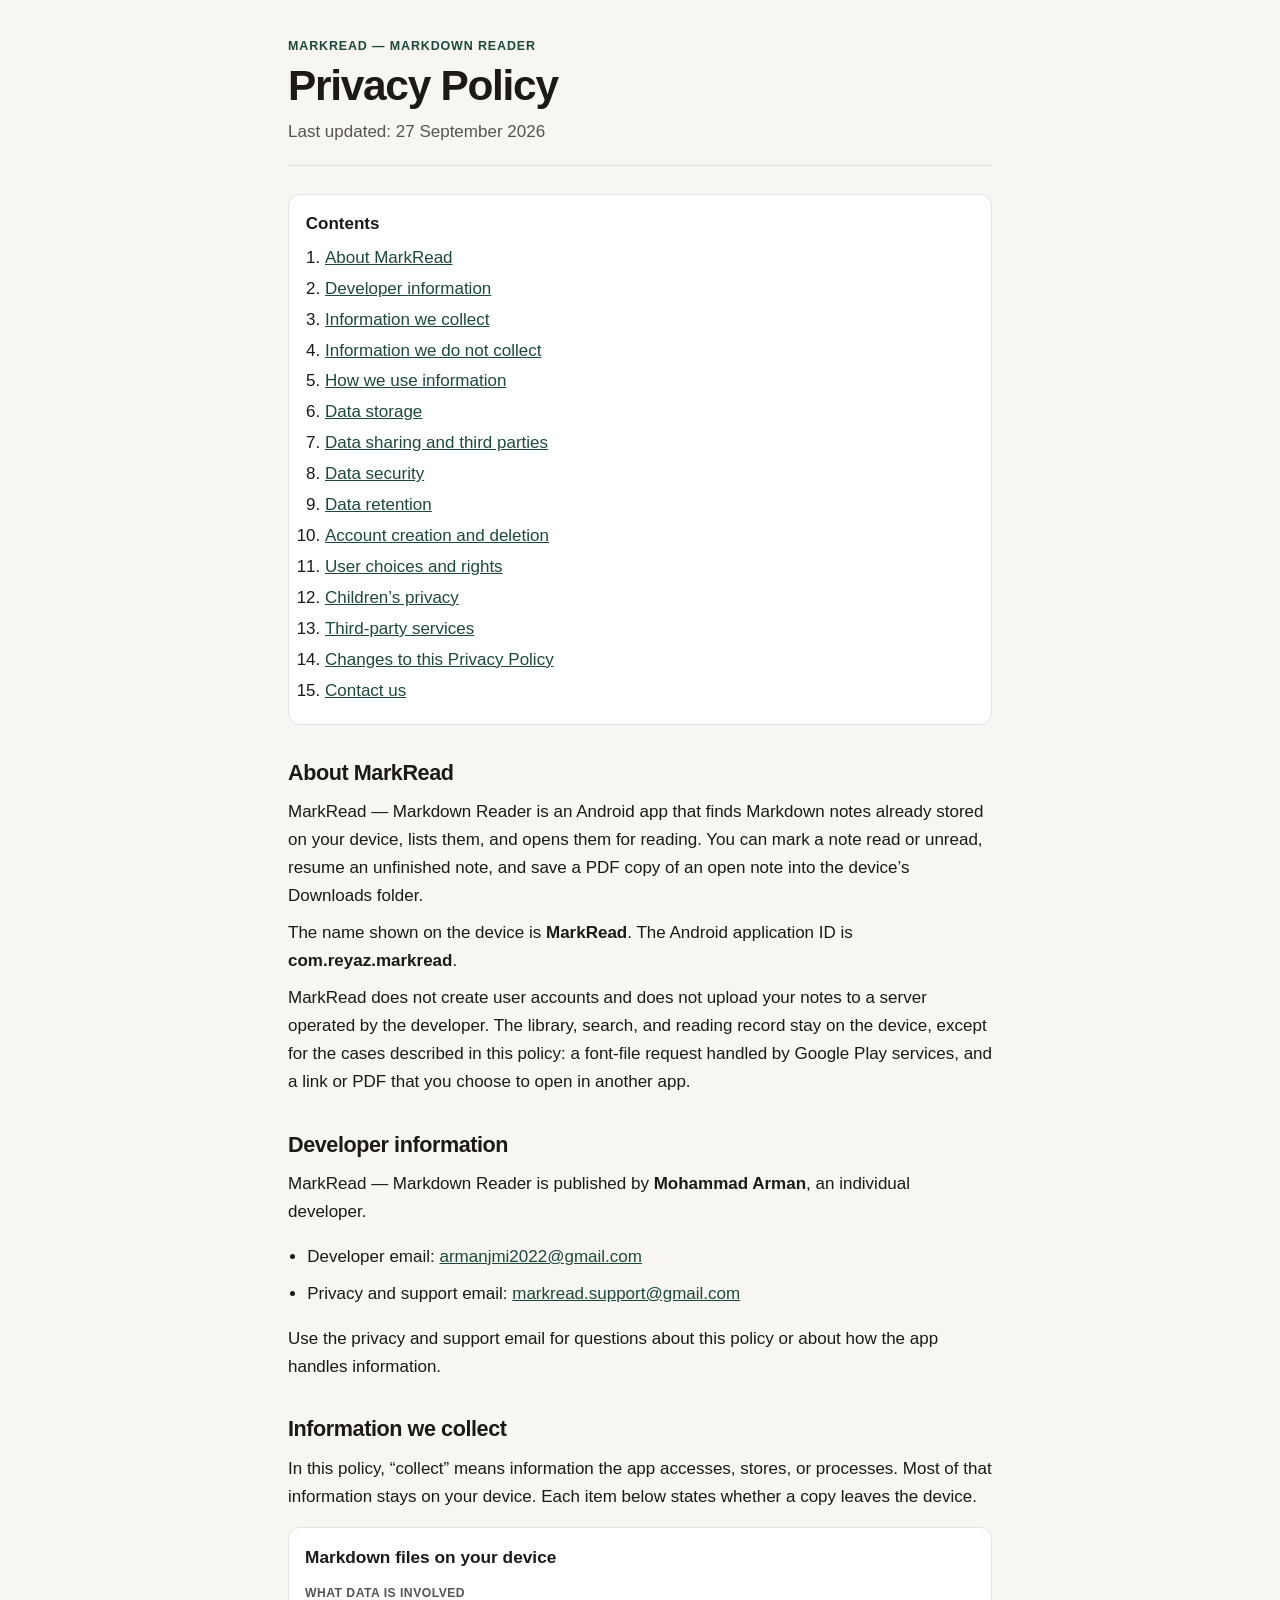
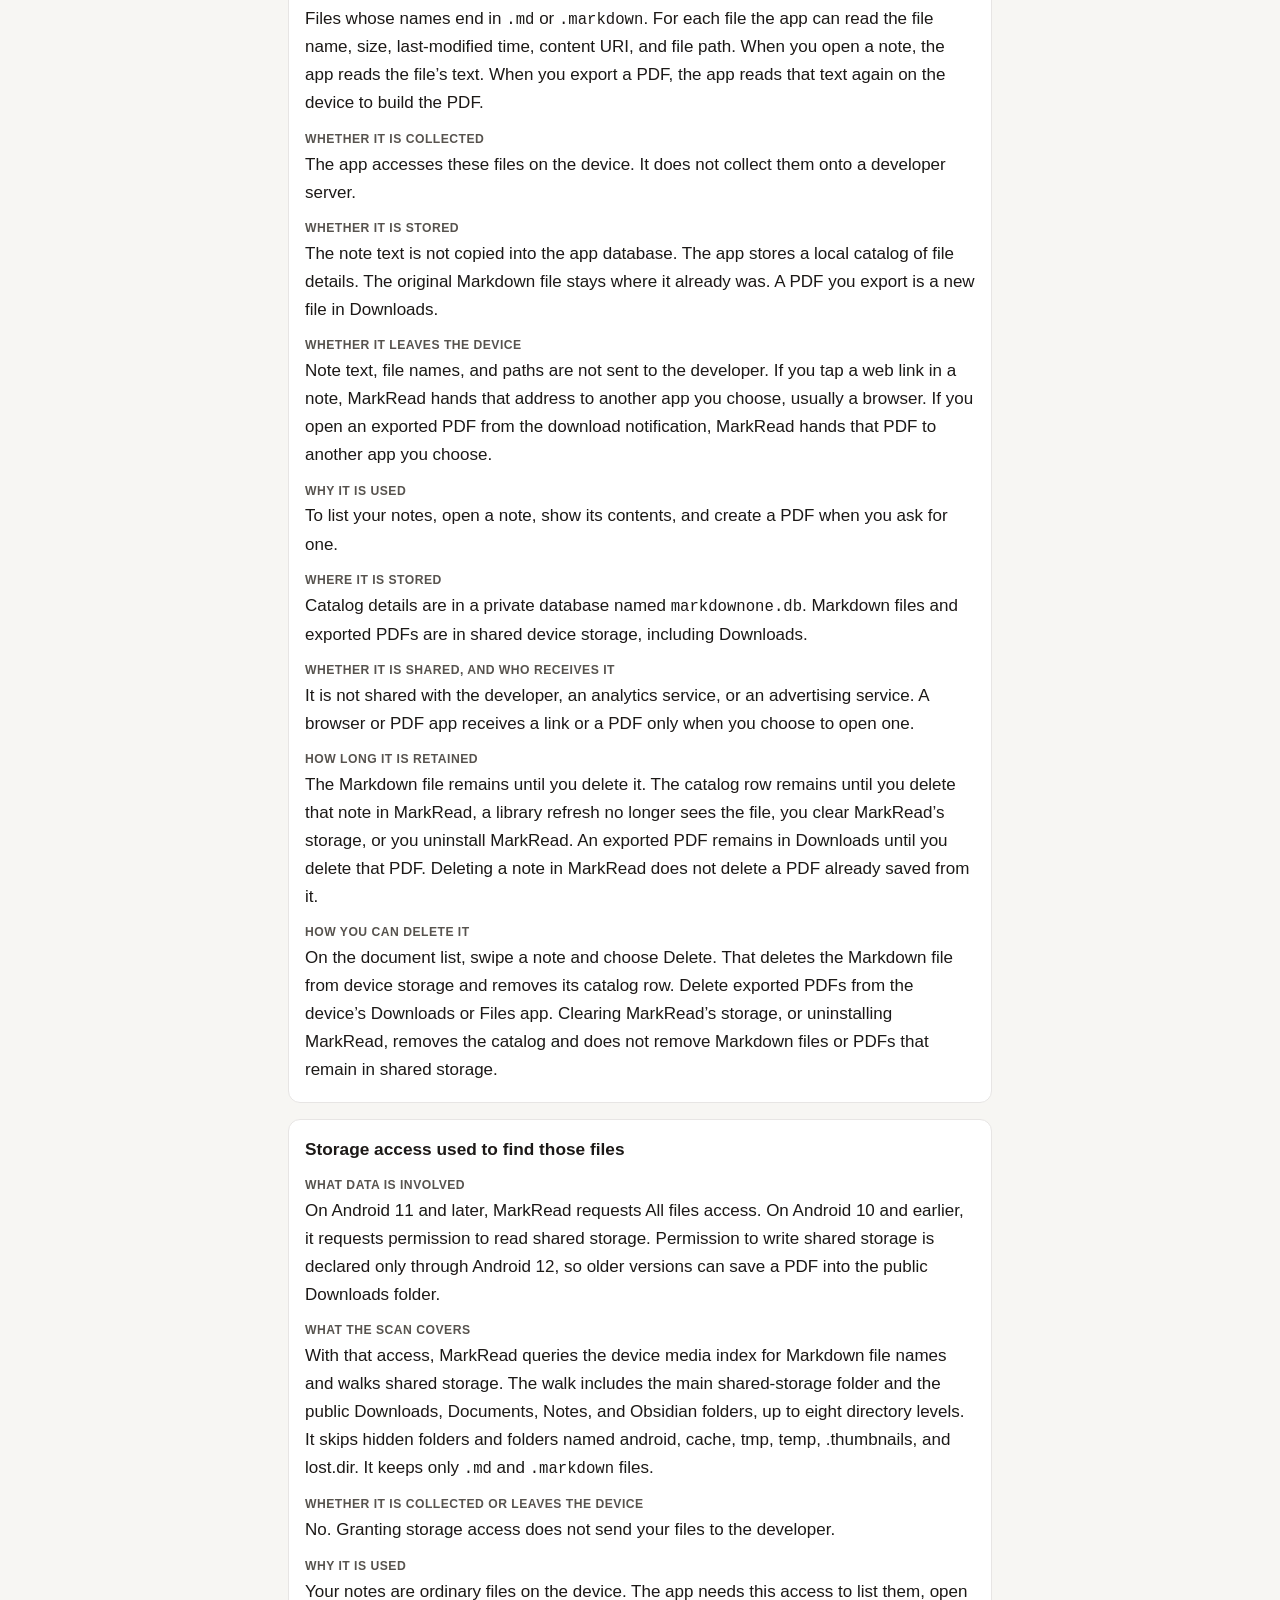
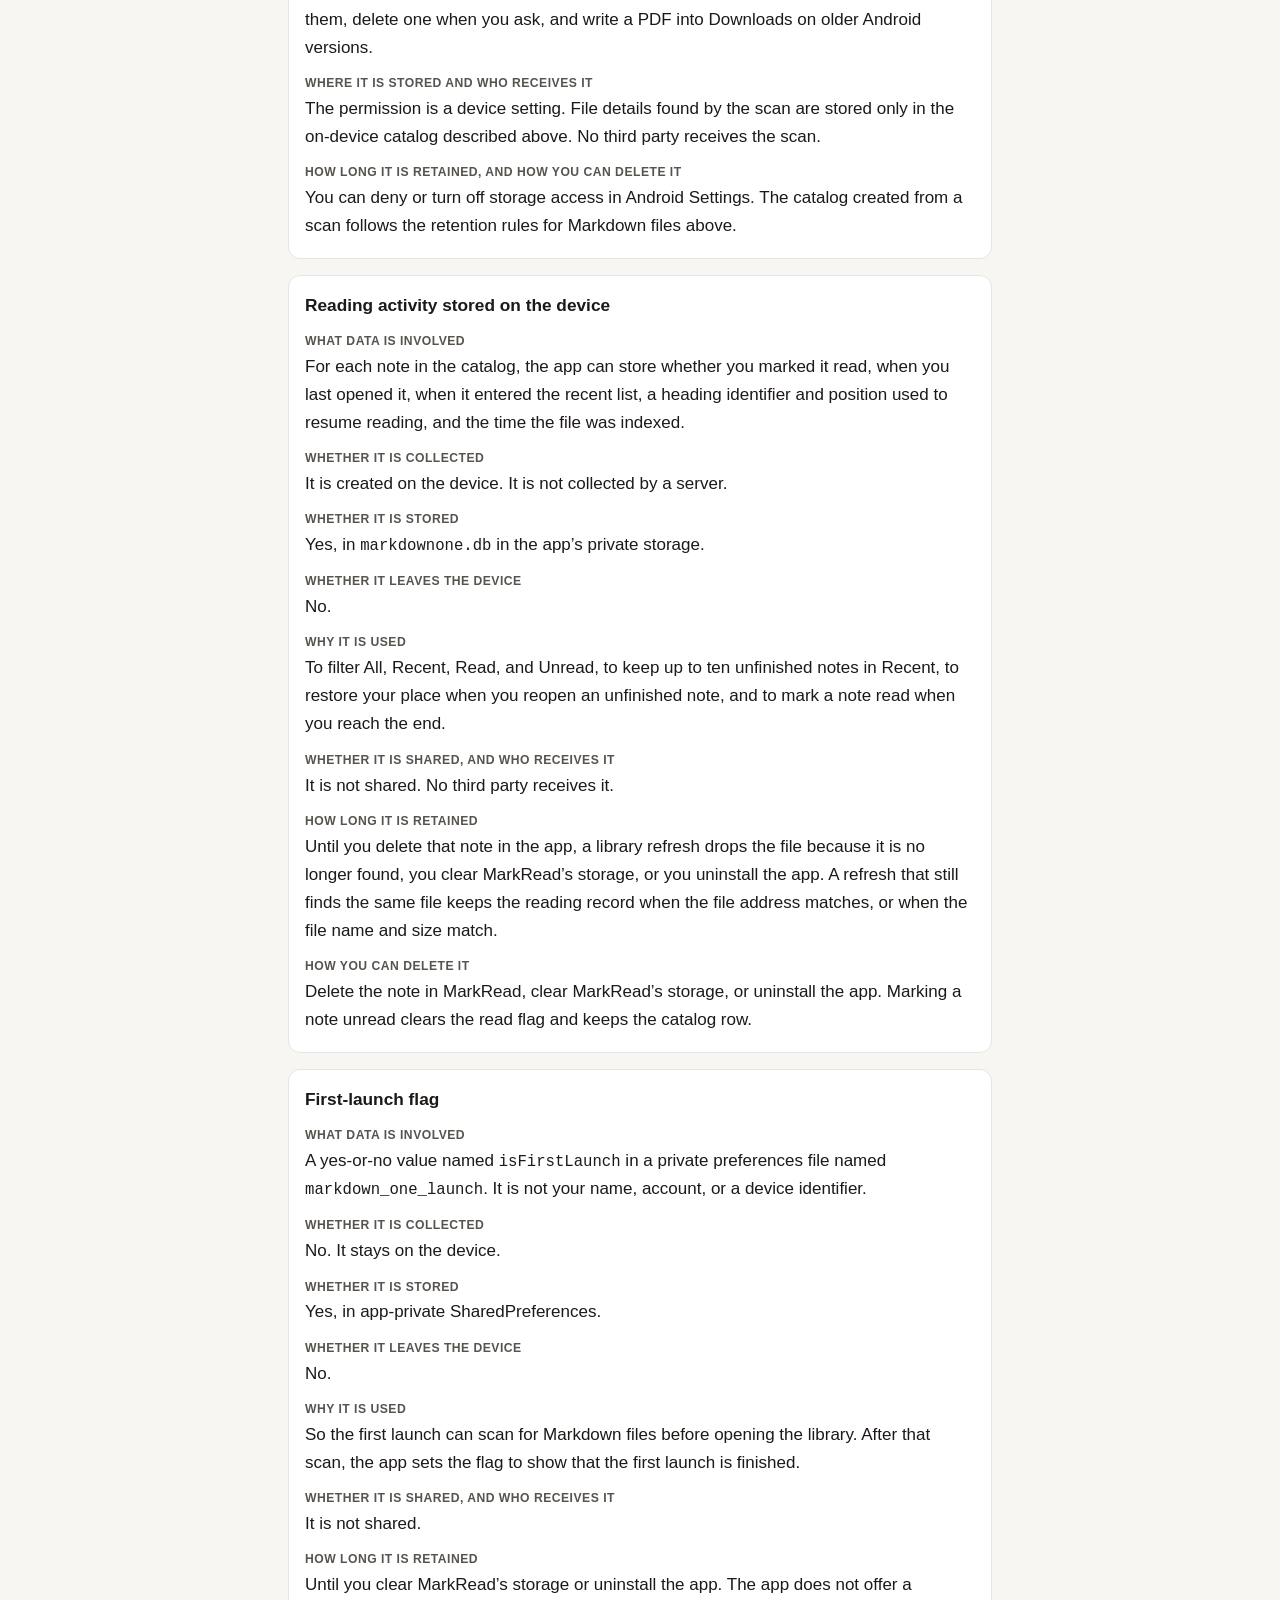
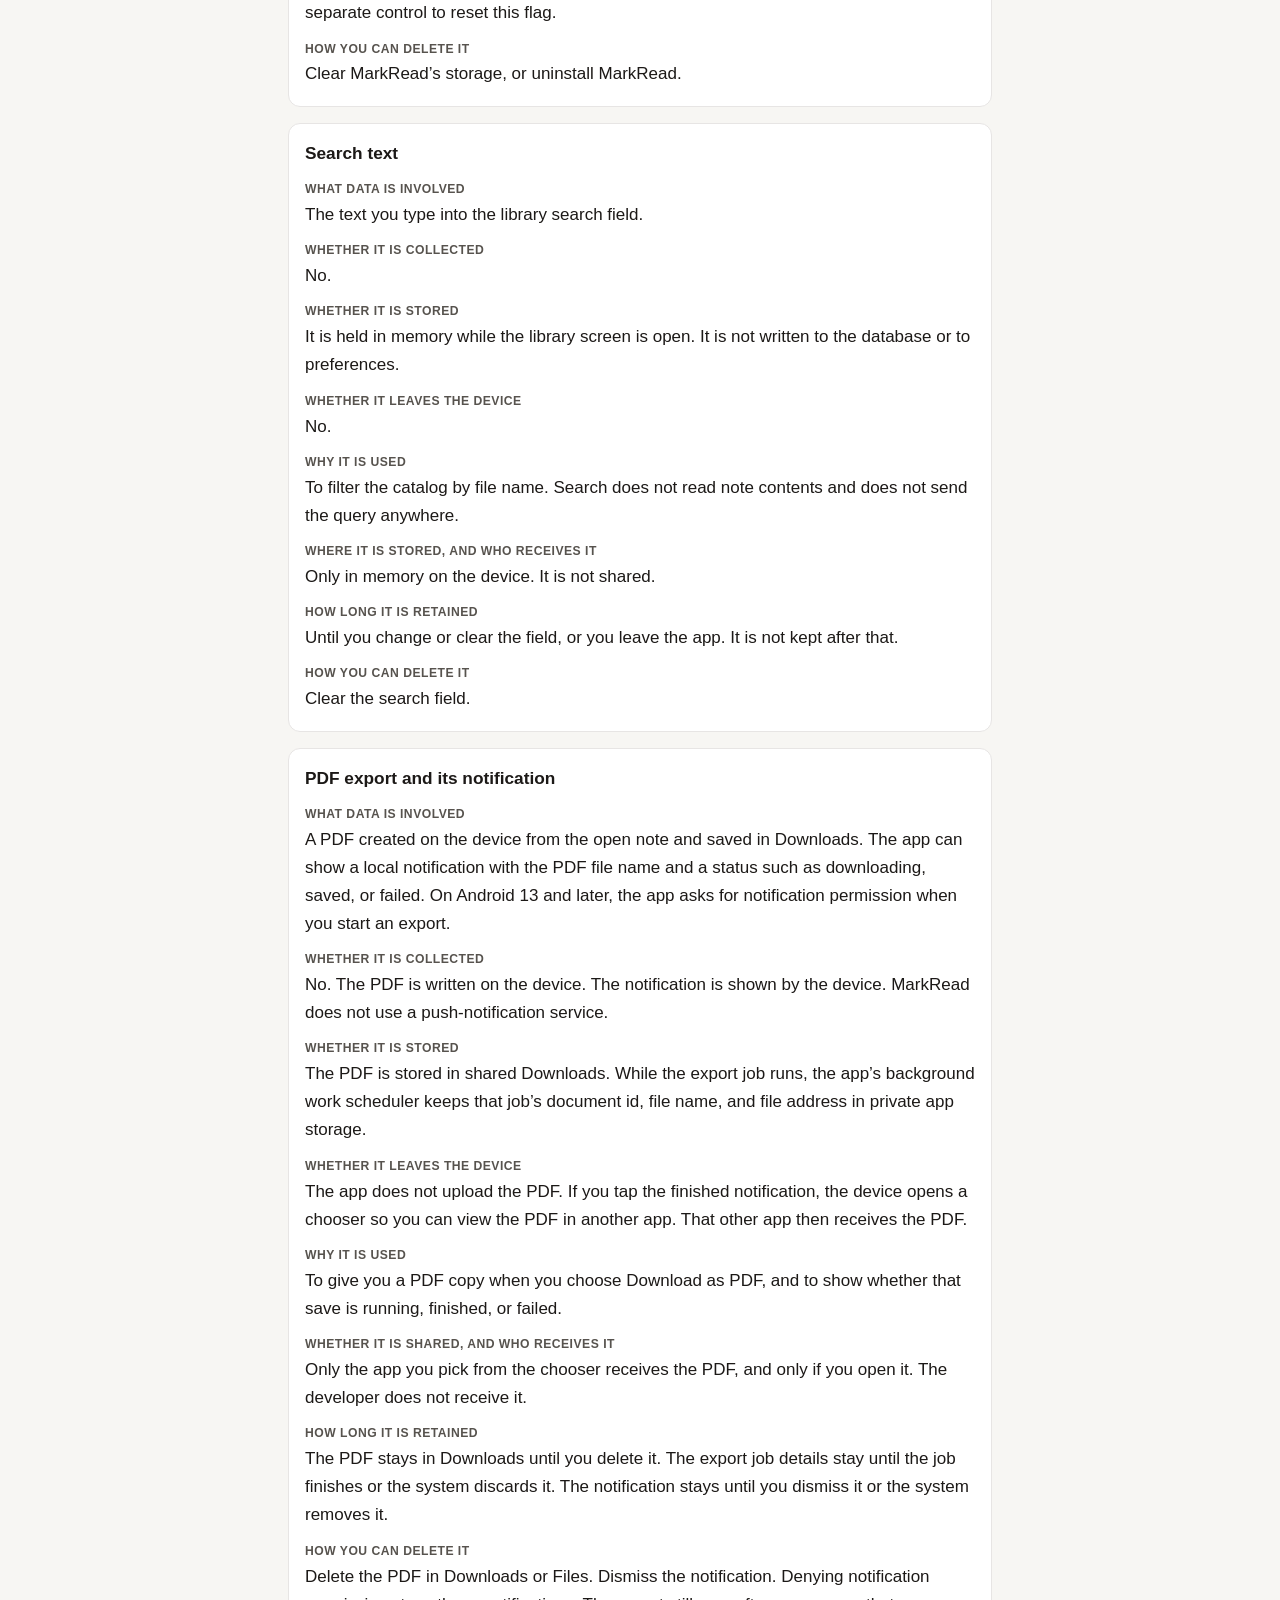
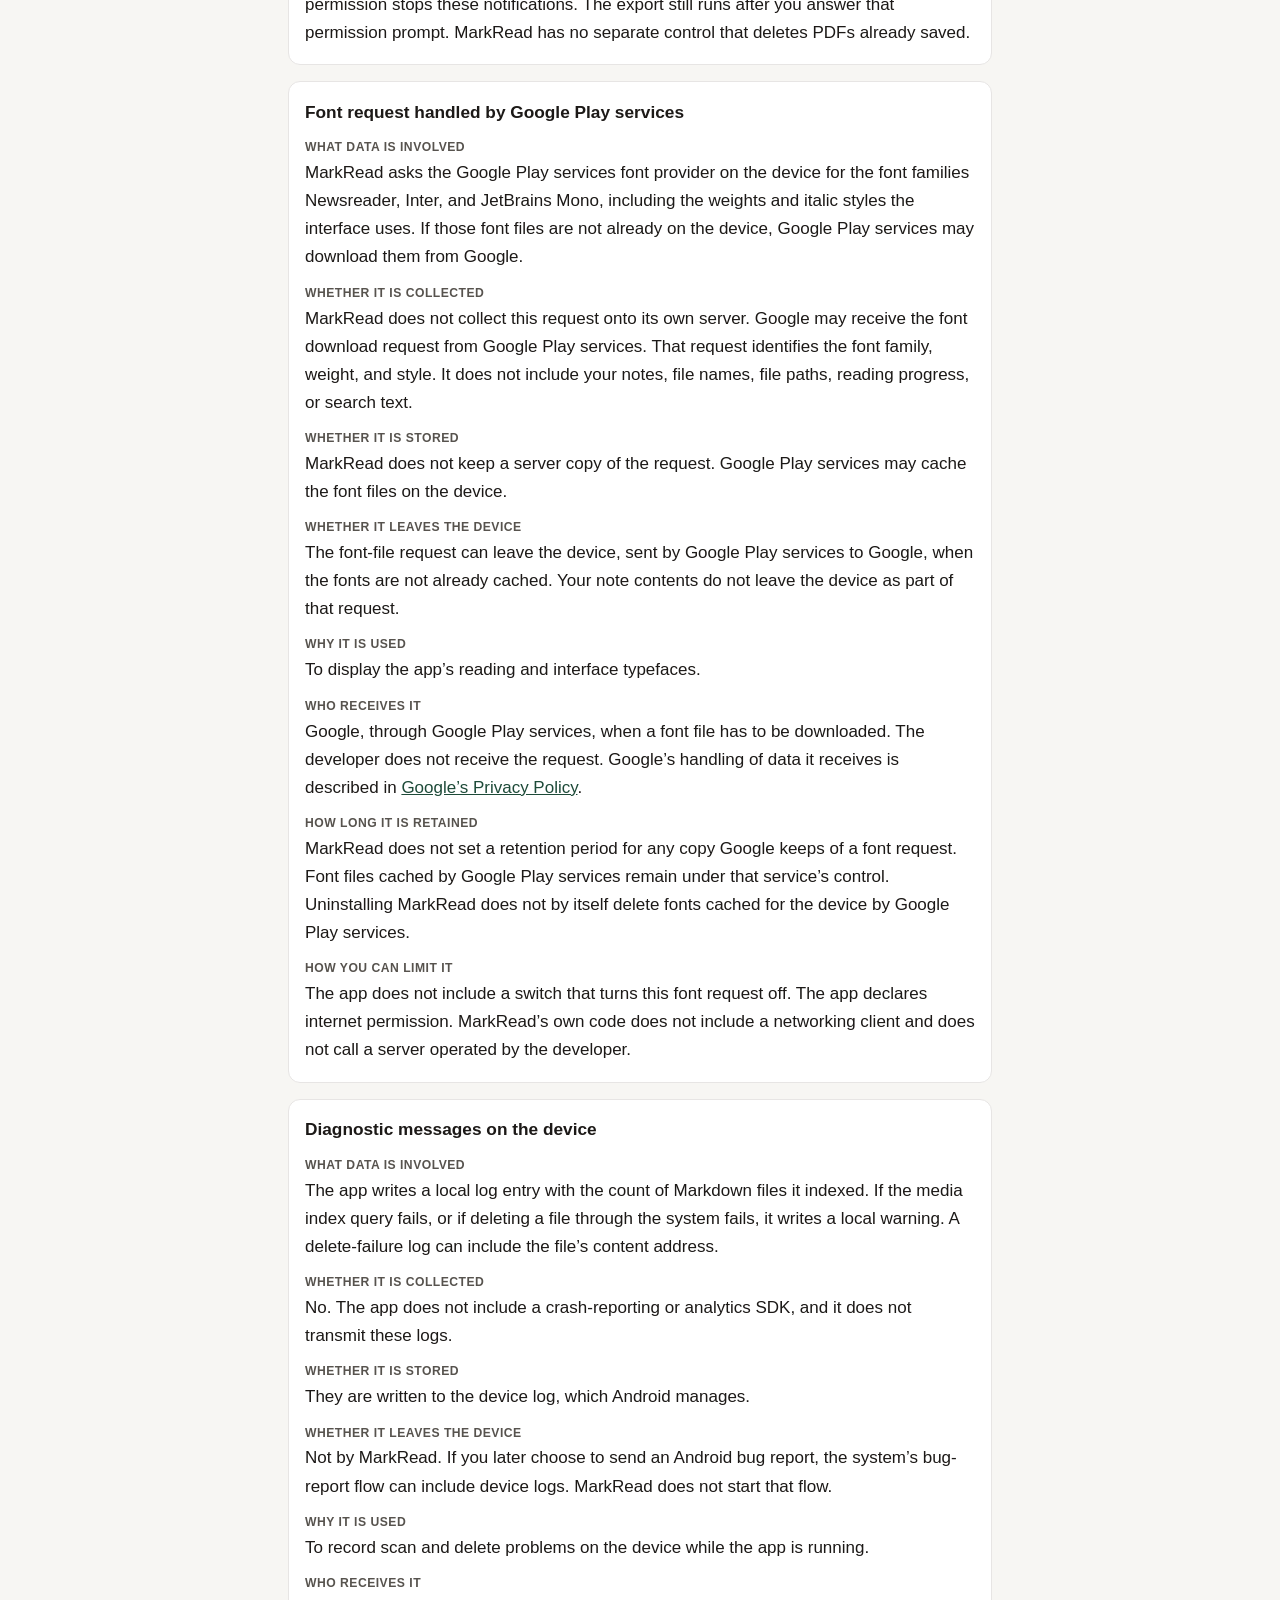
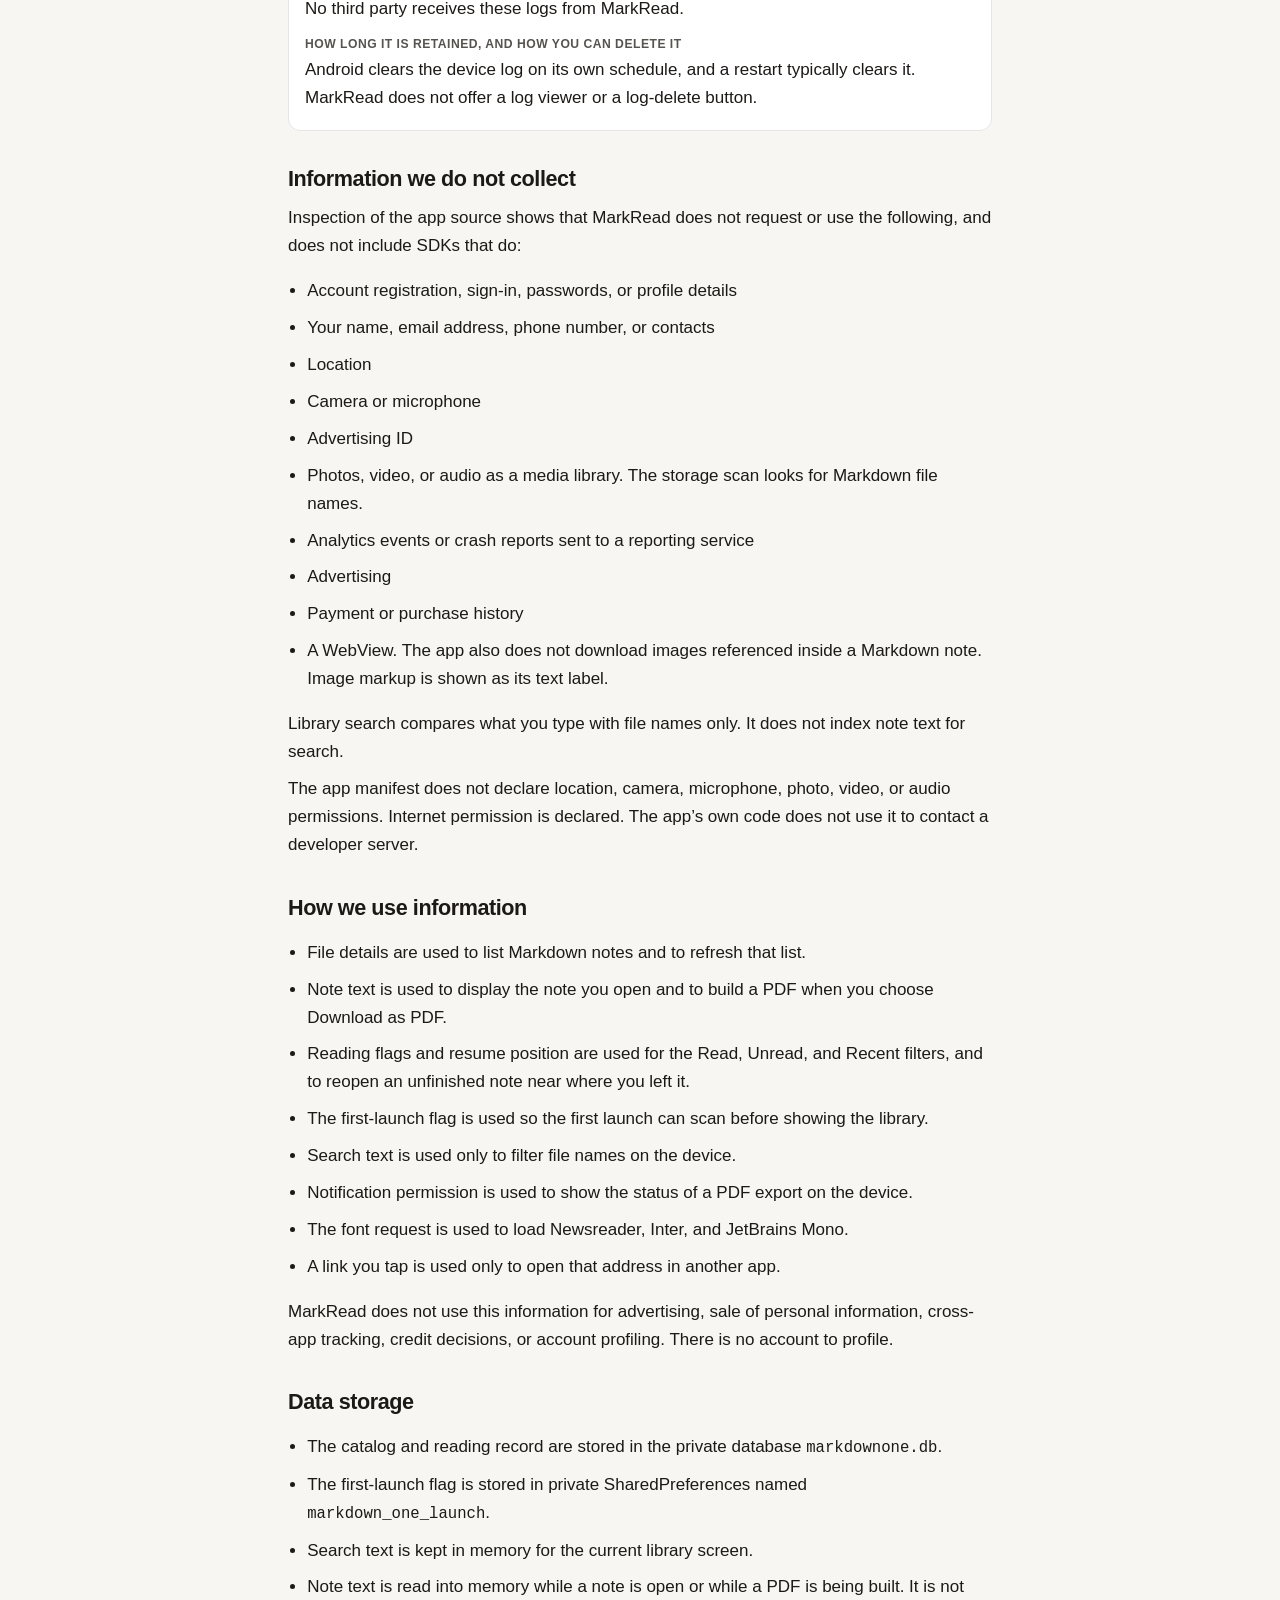
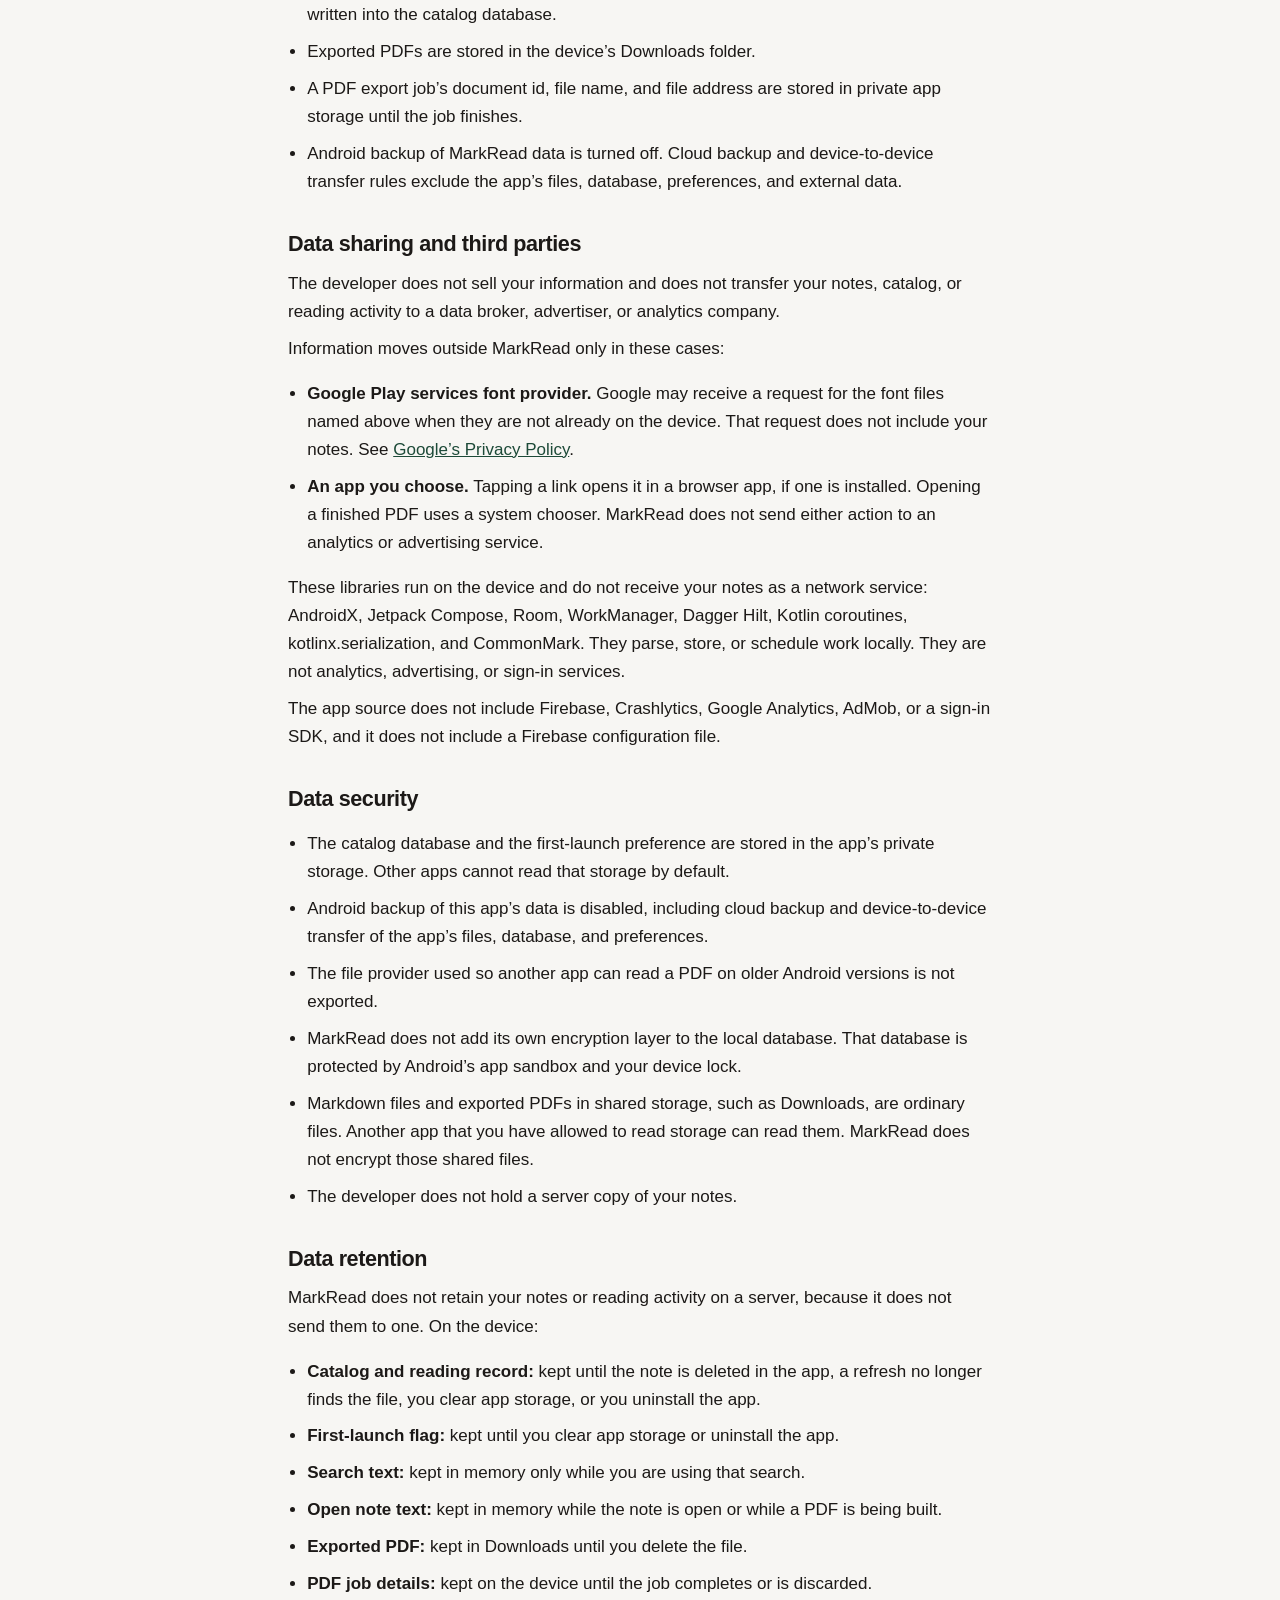
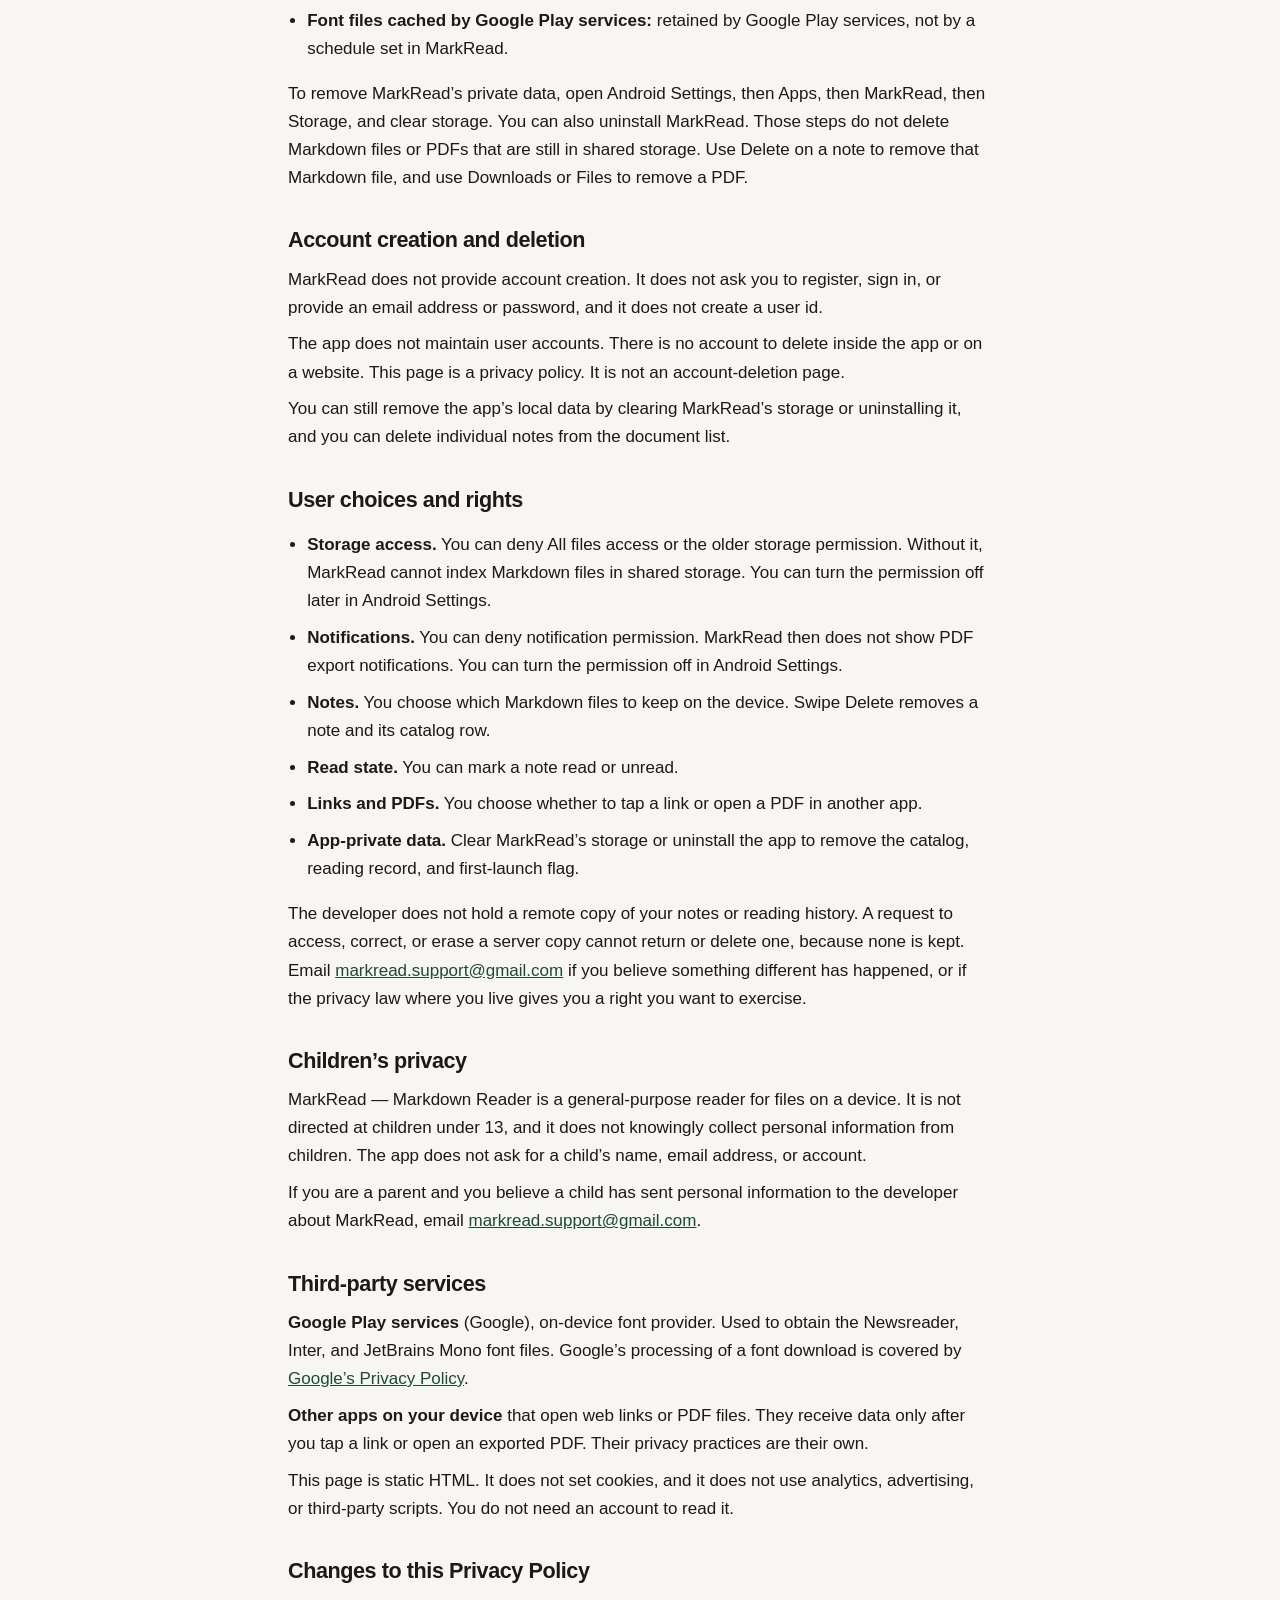
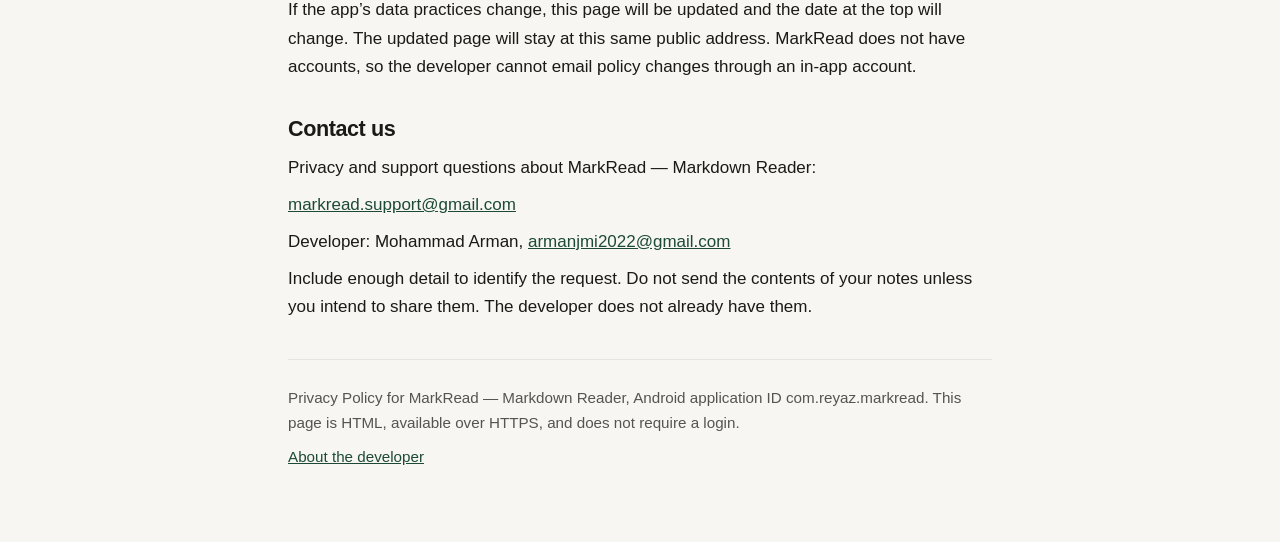
<file: index.html>
<!DOCTYPE html>
<html lang="en">
<head>
  <meta charset="utf-8">
  <meta name="viewport" content="width=device-width, initial-scale=1">
  <meta name="robots" content="index, follow">
  <title>Privacy Policy — MarkRead — Markdown Reader</title>
  <meta name="description" content="Privacy Policy for MarkRead — Markdown Reader, an Android app that reads Markdown files stored on your device.">
  <link rel="stylesheet" href="style.css">
</head>
<body>
  <main class="wrap">
    <header class="site">
      <p class="eyebrow">MarkRead — Markdown Reader</p>
      <h1>Privacy Policy</h1>
      <p class="updated">Last updated: <time datetime="2026-09-27">27 September 2026</time></p>
    </header>

    <nav class="toc" aria-label="Contents">
      <strong>Contents</strong>
      <ol>
        <li><a href="#about">About MarkRead</a></li>
        <li><a href="#developer">Developer information</a></li>
        <li><a href="#collect">Information we collect</a></li>
        <li><a href="#not-collected">Information we do not collect</a></li>
        <li><a href="#use">How we use information</a></li>
        <li><a href="#storage">Data storage</a></li>
        <li><a href="#sharing">Data sharing and third parties</a></li>
        <li><a href="#security">Data security</a></li>
        <li><a href="#retention">Data retention</a></li>
        <li><a href="#accounts">Account creation and deletion</a></li>
        <li><a href="#choices">User choices and rights</a></li>
        <li><a href="#children">Children’s privacy</a></li>
        <li><a href="#services">Third-party services</a></li>
        <li><a href="#changes">Changes to this Privacy Policy</a></li>
        <li><a href="#contact">Contact us</a></li>
      </ol>
    </nav>

    <section id="about">
      <h2>About MarkRead</h2>
      <p>MarkRead — Markdown Reader is an Android app that finds Markdown notes already stored on your device, lists them, and opens them for reading. You can mark a note read or unread, resume an unfinished note, and save a PDF copy of an open note into the device’s Downloads folder.</p>
      <p>The name shown on the device is <strong>MarkRead</strong>. The Android application ID is <strong>com.reyaz.markread</strong>.</p>
      <p>MarkRead does not create user accounts and does not upload your notes to a server operated by the developer. The library, search, and reading record stay on the device, except for the cases described in this policy: a font-file request handled by Google Play services, and a link or PDF that you choose to open in another app.</p>
    </section>

    <section id="developer">
      <h2>Developer information</h2>
      <p>MarkRead — Markdown Reader is published by <strong>Mohammad Arman</strong>, an individual developer.</p>
      <ul>
        <li>Developer email: <a href="mailto:armanjmi2022@gmail.com">armanjmi2022@gmail.com</a></li>
        <li>Privacy and support email: <a href="mailto:markread.support@gmail.com">markread.support@gmail.com</a></li>
      </ul>
      <p>Use the privacy and support email for questions about this policy or about how the app handles information.</p>
    </section>

    <section id="collect">
      <h2>Information we collect</h2>
      <p>In this policy, “collect” means information the app accesses, stores, or processes. Most of that information stays on your device. Each item below states whether a copy leaves the device.</p>

      <article class="card">
        <h3>Markdown files on your device</h3>
        <dl>
          <dt>What data is involved</dt>
          <dd>Files whose names end in <code>.md</code> or <code>.markdown</code>. For each file the app can read the file name, size, last-modified time, content URI, and file path. When you open a note, the app reads the file’s text. When you export a PDF, the app reads that text again on the device to build the PDF.</dd>
          <dt>Whether it is collected</dt>
          <dd>The app accesses these files on the device. It does not collect them onto a developer server.</dd>
          <dt>Whether it is stored</dt>
          <dd>The note text is not copied into the app database. The app stores a local catalog of file details. The original Markdown file stays where it already was. A PDF you export is a new file in Downloads.</dd>
          <dt>Whether it leaves the device</dt>
          <dd>Note text, file names, and paths are not sent to the developer. If you tap a web link in a note, MarkRead hands that address to another app you choose, usually a browser. If you open an exported PDF from the download notification, MarkRead hands that PDF to another app you choose.</dd>
          <dt>Why it is used</dt>
          <dd>To list your notes, open a note, show its contents, and create a PDF when you ask for one.</dd>
          <dt>Where it is stored</dt>
          <dd>Catalog details are in a private database named <code>markdownone.db</code>. Markdown files and exported PDFs are in shared device storage, including Downloads.</dd>
          <dt>Whether it is shared, and who receives it</dt>
          <dd>It is not shared with the developer, an analytics service, or an advertising service. A browser or PDF app receives a link or a PDF only when you choose to open one.</dd>
          <dt>How long it is retained</dt>
          <dd>The Markdown file remains until you delete it. The catalog row remains until you delete that note in MarkRead, a library refresh no longer sees the file, you clear MarkRead’s storage, or you uninstall MarkRead. An exported PDF remains in Downloads until you delete that PDF. Deleting a note in MarkRead does not delete a PDF already saved from it.</dd>
          <dt>How you can delete it</dt>
          <dd>On the document list, swipe a note and choose Delete. That deletes the Markdown file from device storage and removes its catalog row. Delete exported PDFs from the device’s Downloads or Files app. Clearing MarkRead’s storage, or uninstalling MarkRead, removes the catalog and does not remove Markdown files or PDFs that remain in shared storage.</dd>
        </dl>
      </article>

      <article class="card">
        <h3>Storage access used to find those files</h3>
        <dl>
          <dt>What data is involved</dt>
          <dd>On Android 11 and later, MarkRead requests All files access. On Android 10 and earlier, it requests permission to read shared storage. Permission to write shared storage is declared only through Android 12, so older versions can save a PDF into the public Downloads folder.</dd>
          <dt>What the scan covers</dt>
          <dd>With that access, MarkRead queries the device media index for Markdown file names and walks shared storage. The walk includes the main shared-storage folder and the public Downloads, Documents, Notes, and Obsidian folders, up to eight directory levels. It skips hidden folders and folders named android, cache, tmp, temp, .thumbnails, and lost.dir. It keeps only <code>.md</code> and <code>.markdown</code> files.</dd>
          <dt>Whether it is collected or leaves the device</dt>
          <dd>No. Granting storage access does not send your files to the developer.</dd>
          <dt>Why it is used</dt>
          <dd>Your notes are ordinary files on the device. The app needs this access to list them, open them, delete one when you ask, and write a PDF into Downloads on older Android versions.</dd>
          <dt>Where it is stored and who receives it</dt>
          <dd>The permission is a device setting. File details found by the scan are stored only in the on-device catalog described above. No third party receives the scan.</dd>
          <dt>How long it is retained, and how you can delete it</dt>
          <dd>You can deny or turn off storage access in Android Settings. The catalog created from a scan follows the retention rules for Markdown files above.</dd>
        </dl>
      </article>

      <article class="card">
        <h3>Reading activity stored on the device</h3>
        <dl>
          <dt>What data is involved</dt>
          <dd>For each note in the catalog, the app can store whether you marked it read, when you last opened it, when it entered the recent list, a heading identifier and position used to resume reading, and the time the file was indexed.</dd>
          <dt>Whether it is collected</dt>
          <dd>It is created on the device. It is not collected by a server.</dd>
          <dt>Whether it is stored</dt>
          <dd>Yes, in <code>markdownone.db</code> in the app’s private storage.</dd>
          <dt>Whether it leaves the device</dt>
          <dd>No.</dd>
          <dt>Why it is used</dt>
          <dd>To filter All, Recent, Read, and Unread, to keep up to ten unfinished notes in Recent, to restore your place when you reopen an unfinished note, and to mark a note read when you reach the end.</dd>
          <dt>Whether it is shared, and who receives it</dt>
          <dd>It is not shared. No third party receives it.</dd>
          <dt>How long it is retained</dt>
          <dd>Until you delete that note in the app, a library refresh drops the file because it is no longer found, you clear MarkRead’s storage, or you uninstall the app. A refresh that still finds the same file keeps the reading record when the file address matches, or when the file name and size match.</dd>
          <dt>How you can delete it</dt>
          <dd>Delete the note in MarkRead, clear MarkRead’s storage, or uninstall the app. Marking a note unread clears the read flag and keeps the catalog row.</dd>
        </dl>
      </article>

      <article class="card">
        <h3>First-launch flag</h3>
        <dl>
          <dt>What data is involved</dt>
          <dd>A yes-or-no value named <code>isFirstLaunch</code> in a private preferences file named <code>markdown_one_launch</code>. It is not your name, account, or a device identifier.</dd>
          <dt>Whether it is collected</dt>
          <dd>No. It stays on the device.</dd>
          <dt>Whether it is stored</dt>
          <dd>Yes, in app-private SharedPreferences.</dd>
          <dt>Whether it leaves the device</dt>
          <dd>No.</dd>
          <dt>Why it is used</dt>
          <dd>So the first launch can scan for Markdown files before opening the library. After that scan, the app sets the flag to show that the first launch is finished.</dd>
          <dt>Whether it is shared, and who receives it</dt>
          <dd>It is not shared.</dd>
          <dt>How long it is retained</dt>
          <dd>Until you clear MarkRead’s storage or uninstall the app. The app does not offer a separate control to reset this flag.</dd>
          <dt>How you can delete it</dt>
          <dd>Clear MarkRead’s storage, or uninstall MarkRead.</dd>
        </dl>
      </article>

      <article class="card">
        <h3>Search text</h3>
        <dl>
          <dt>What data is involved</dt>
          <dd>The text you type into the library search field.</dd>
          <dt>Whether it is collected</dt>
          <dd>No.</dd>
          <dt>Whether it is stored</dt>
          <dd>It is held in memory while the library screen is open. It is not written to the database or to preferences.</dd>
          <dt>Whether it leaves the device</dt>
          <dd>No.</dd>
          <dt>Why it is used</dt>
          <dd>To filter the catalog by file name. Search does not read note contents and does not send the query anywhere.</dd>
          <dt>Where it is stored, and who receives it</dt>
          <dd>Only in memory on the device. It is not shared.</dd>
          <dt>How long it is retained</dt>
          <dd>Until you change or clear the field, or you leave the app. It is not kept after that.</dd>
          <dt>How you can delete it</dt>
          <dd>Clear the search field.</dd>
        </dl>
      </article>

      <article class="card">
        <h3>PDF export and its notification</h3>
        <dl>
          <dt>What data is involved</dt>
          <dd>A PDF created on the device from the open note and saved in Downloads. The app can show a local notification with the PDF file name and a status such as downloading, saved, or failed. On Android 13 and later, the app asks for notification permission when you start an export.</dd>
          <dt>Whether it is collected</dt>
          <dd>No. The PDF is written on the device. The notification is shown by the device. MarkRead does not use a push-notification service.</dd>
          <dt>Whether it is stored</dt>
          <dd>The PDF is stored in shared Downloads. While the export job runs, the app’s background work scheduler keeps that job’s document id, file name, and file address in private app storage.</dd>
          <dt>Whether it leaves the device</dt>
          <dd>The app does not upload the PDF. If you tap the finished notification, the device opens a chooser so you can view the PDF in another app. That other app then receives the PDF.</dd>
          <dt>Why it is used</dt>
          <dd>To give you a PDF copy when you choose Download as PDF, and to show whether that save is running, finished, or failed.</dd>
          <dt>Whether it is shared, and who receives it</dt>
          <dd>Only the app you pick from the chooser receives the PDF, and only if you open it. The developer does not receive it.</dd>
          <dt>How long it is retained</dt>
          <dd>The PDF stays in Downloads until you delete it. The export job details stay until the job finishes or the system discards it. The notification stays until you dismiss it or the system removes it.</dd>
          <dt>How you can delete it</dt>
          <dd>Delete the PDF in Downloads or Files. Dismiss the notification. Denying notification permission stops these notifications. The export still runs after you answer that permission prompt. MarkRead has no separate control that deletes PDFs already saved.</dd>
        </dl>
      </article>

      <article class="card">
        <h3>Font request handled by Google Play services</h3>
        <dl>
          <dt>What data is involved</dt>
          <dd>MarkRead asks the Google Play services font provider on the device for the font families Newsreader, Inter, and JetBrains Mono, including the weights and italic styles the interface uses. If those font files are not already on the device, Google Play services may download them from Google.</dd>
          <dt>Whether it is collected</dt>
          <dd>MarkRead does not collect this request onto its own server. Google may receive the font download request from Google Play services. That request identifies the font family, weight, and style. It does not include your notes, file names, file paths, reading progress, or search text.</dd>
          <dt>Whether it is stored</dt>
          <dd>MarkRead does not keep a server copy of the request. Google Play services may cache the font files on the device.</dd>
          <dt>Whether it leaves the device</dt>
          <dd>The font-file request can leave the device, sent by Google Play services to Google, when the fonts are not already cached. Your note contents do not leave the device as part of that request.</dd>
          <dt>Why it is used</dt>
          <dd>To display the app’s reading and interface typefaces.</dd>
          <dt>Who receives it</dt>
          <dd>Google, through Google Play services, when a font file has to be downloaded. The developer does not receive the request. Google’s handling of data it receives is described in <a href="https://policies.google.com/privacy">Google’s Privacy Policy</a>.</dd>
          <dt>How long it is retained</dt>
          <dd>MarkRead does not set a retention period for any copy Google keeps of a font request. Font files cached by Google Play services remain under that service’s control. Uninstalling MarkRead does not by itself delete fonts cached for the device by Google Play services.</dd>
          <dt>How you can limit it</dt>
          <dd>The app does not include a switch that turns this font request off. The app declares internet permission. MarkRead’s own code does not include a networking client and does not call a server operated by the developer.</dd>
        </dl>
      </article>

      <article class="card">
        <h3>Diagnostic messages on the device</h3>
        <dl>
          <dt>What data is involved</dt>
          <dd>The app writes a local log entry with the count of Markdown files it indexed. If the media index query fails, or if deleting a file through the system fails, it writes a local warning. A delete-failure log can include the file’s content address.</dd>
          <dt>Whether it is collected</dt>
          <dd>No. The app does not include a crash-reporting or analytics SDK, and it does not transmit these logs.</dd>
          <dt>Whether it is stored</dt>
          <dd>They are written to the device log, which Android manages.</dd>
          <dt>Whether it leaves the device</dt>
          <dd>Not by MarkRead. If you later choose to send an Android bug report, the system’s bug-report flow can include device logs. MarkRead does not start that flow.</dd>
          <dt>Why it is used</dt>
          <dd>To record scan and delete problems on the device while the app is running.</dd>
          <dt>Who receives it</dt>
          <dd>No third party receives these logs from MarkRead.</dd>
          <dt>How long it is retained, and how you can delete it</dt>
          <dd>Android clears the device log on its own schedule, and a restart typically clears it. MarkRead does not offer a log viewer or a log-delete button.</dd>
        </dl>
      </article>
    </section>

    <section id="not-collected">
      <h2>Information we do not collect</h2>
      <p>Inspection of the app source shows that MarkRead does not request or use the following, and does not include SDKs that do:</p>
      <ul>
        <li>Account registration, sign-in, passwords, or profile details</li>
        <li>Your name, email address, phone number, or contacts</li>
        <li>Location</li>
        <li>Camera or microphone</li>
        <li>Advertising ID</li>
        <li>Photos, video, or audio as a media library. The storage scan looks for Markdown file names.</li>
        <li>Analytics events or crash reports sent to a reporting service</li>
        <li>Advertising</li>
        <li>Payment or purchase history</li>
        <li>A WebView. The app also does not download images referenced inside a Markdown note. Image markup is shown as its text label.</li>
      </ul>
      <p>Library search compares what you type with file names only. It does not index note text for search.</p>
      <p>The app manifest does not declare location, camera, microphone, photo, video, or audio permissions. Internet permission is declared. The app’s own code does not use it to contact a developer server.</p>
    </section>

    <section id="use">
      <h2>How we use information</h2>
      <ul>
        <li>File details are used to list Markdown notes and to refresh that list.</li>
        <li>Note text is used to display the note you open and to build a PDF when you choose Download as PDF.</li>
        <li>Reading flags and resume position are used for the Read, Unread, and Recent filters, and to reopen an unfinished note near where you left it.</li>
        <li>The first-launch flag is used so the first launch can scan before showing the library.</li>
        <li>Search text is used only to filter file names on the device.</li>
        <li>Notification permission is used to show the status of a PDF export on the device.</li>
        <li>The font request is used to load Newsreader, Inter, and JetBrains Mono.</li>
        <li>A link you tap is used only to open that address in another app.</li>
      </ul>
      <p>MarkRead does not use this information for advertising, sale of personal information, cross-app tracking, credit decisions, or account profiling. There is no account to profile.</p>
    </section>

    <section id="storage">
      <h2>Data storage</h2>
      <ul>
        <li>The catalog and reading record are stored in the private database <code>markdownone.db</code>.</li>
        <li>The first-launch flag is stored in private SharedPreferences named <code>markdown_one_launch</code>.</li>
        <li>Search text is kept in memory for the current library screen.</li>
        <li>Note text is read into memory while a note is open or while a PDF is being built. It is not written into the catalog database.</li>
        <li>Exported PDFs are stored in the device’s Downloads folder.</li>
        <li>A PDF export job’s document id, file name, and file address are stored in private app storage until the job finishes.</li>
        <li>Android backup of MarkRead data is turned off. Cloud backup and device-to-device transfer rules exclude the app’s files, database, preferences, and external data.</li>
      </ul>
    </section>

    <section id="sharing">
      <h2>Data sharing and third parties</h2>
      <p>The developer does not sell your information and does not transfer your notes, catalog, or reading activity to a data broker, advertiser, or analytics company.</p>
      <p>Information moves outside MarkRead only in these cases:</p>
      <ul>
        <li><strong>Google Play services font provider.</strong> Google may receive a request for the font files named above when they are not already on the device. That request does not include your notes. See <a href="https://policies.google.com/privacy">Google’s Privacy Policy</a>.</li>
        <li><strong>An app you choose.</strong> Tapping a link opens it in a browser app, if one is installed. Opening a finished PDF uses a system chooser. MarkRead does not send either action to an analytics or advertising service.</li>
      </ul>
      <p>These libraries run on the device and do not receive your notes as a network service: AndroidX, Jetpack Compose, Room, WorkManager, Dagger Hilt, Kotlin coroutines, kotlinx.serialization, and CommonMark. They parse, store, or schedule work locally. They are not analytics, advertising, or sign-in services.</p>
      <p>The app source does not include Firebase, Crashlytics, Google Analytics, AdMob, or a sign-in SDK, and it does not include a Firebase configuration file.</p>
    </section>

    <section id="security">
      <h2>Data security</h2>
      <ul>
        <li>The catalog database and the first-launch preference are stored in the app’s private storage. Other apps cannot read that storage by default.</li>
        <li>Android backup of this app’s data is disabled, including cloud backup and device-to-device transfer of the app’s files, database, and preferences.</li>
        <li>The file provider used so another app can read a PDF on older Android versions is not exported.</li>
        <li>MarkRead does not add its own encryption layer to the local database. That database is protected by Android’s app sandbox and your device lock.</li>
        <li>Markdown files and exported PDFs in shared storage, such as Downloads, are ordinary files. Another app that you have allowed to read storage can read them. MarkRead does not encrypt those shared files.</li>
        <li>The developer does not hold a server copy of your notes.</li>
      </ul>
    </section>

    <section id="retention">
      <h2>Data retention</h2>
      <p>MarkRead does not retain your notes or reading activity on a server, because it does not send them to one. On the device:</p>
      <ul>
        <li><strong>Catalog and reading record:</strong> kept until the note is deleted in the app, a refresh no longer finds the file, you clear app storage, or you uninstall the app.</li>
        <li><strong>First-launch flag:</strong> kept until you clear app storage or uninstall the app.</li>
        <li><strong>Search text:</strong> kept in memory only while you are using that search.</li>
        <li><strong>Open note text:</strong> kept in memory while the note is open or while a PDF is being built.</li>
        <li><strong>Exported PDF:</strong> kept in Downloads until you delete the file.</li>
        <li><strong>PDF job details:</strong> kept on the device until the job completes or is discarded.</li>
        <li><strong>Font files cached by Google Play services:</strong> retained by Google Play services, not by a schedule set in MarkRead.</li>
      </ul>
      <p>To remove MarkRead’s private data, open Android Settings, then Apps, then MarkRead, then Storage, and clear storage. You can also uninstall MarkRead. Those steps do not delete Markdown files or PDFs that are still in shared storage. Use Delete on a note to remove that Markdown file, and use Downloads or Files to remove a PDF.</p>
    </section>

    <section id="accounts">
      <h2>Account creation and deletion</h2>
      <p>MarkRead does not provide account creation. It does not ask you to register, sign in, or provide an email address or password, and it does not create a user id.</p>
      <p>The app does not maintain user accounts. There is no account to delete inside the app or on a website. This page is a privacy policy. It is not an account-deletion page.</p>
      <p>You can still remove the app’s local data by clearing MarkRead’s storage or uninstalling it, and you can delete individual notes from the document list.</p>
    </section>

    <section id="choices">
      <h2>User choices and rights</h2>
      <ul>
        <li><strong>Storage access.</strong> You can deny All files access or the older storage permission. Without it, MarkRead cannot index Markdown files in shared storage. You can turn the permission off later in Android Settings.</li>
        <li><strong>Notifications.</strong> You can deny notification permission. MarkRead then does not show PDF export notifications. You can turn the permission off in Android Settings.</li>
        <li><strong>Notes.</strong> You choose which Markdown files to keep on the device. Swipe Delete removes a note and its catalog row.</li>
        <li><strong>Read state.</strong> You can mark a note read or unread.</li>
        <li><strong>Links and PDFs.</strong> You choose whether to tap a link or open a PDF in another app.</li>
        <li><strong>App-private data.</strong> Clear MarkRead’s storage or uninstall the app to remove the catalog, reading record, and first-launch flag.</li>
      </ul>
      <p>The developer does not hold a remote copy of your notes or reading history. A request to access, correct, or erase a server copy cannot return or delete one, because none is kept. Email <a href="mailto:markread.support@gmail.com">markread.support@gmail.com</a> if you believe something different has happened, or if the privacy law where you live gives you a right you want to exercise.</p>
    </section>

    <section id="children">
      <h2>Children’s privacy</h2>
      <p>MarkRead — Markdown Reader is a general-purpose reader for files on a device. It is not directed at children under 13, and it does not knowingly collect personal information from children. The app does not ask for a child’s name, email address, or account.</p>
      <p>If you are a parent and you believe a child has sent personal information to the developer about MarkRead, email <a href="mailto:markread.support@gmail.com">markread.support@gmail.com</a>.</p>
    </section>

    <section id="services">
      <h2>Third-party services</h2>
      <p><strong>Google Play services</strong> (Google), on-device font provider. Used to obtain the Newsreader, Inter, and JetBrains Mono font files. Google’s processing of a font download is covered by <a href="https://policies.google.com/privacy">Google’s Privacy Policy</a>.</p>
      <p><strong>Other apps on your device</strong> that open web links or PDF files. They receive data only after you tap a link or open an exported PDF. Their privacy practices are their own.</p>
      <p>This page is static HTML. It does not set cookies, and it does not use analytics, advertising, or third-party scripts. You do not need an account to read it.</p>
    </section>

    <section id="changes">
      <h2>Changes to this Privacy Policy</h2>
      <p>If the app’s data practices change, this page will be updated and the date at the top will change. The updated page will stay at this same public address. MarkRead does not have accounts, so the developer cannot email policy changes through an in-app account.</p>
    </section>

    <section id="contact">
      <h2>Contact us</h2>
      <p>Privacy and support questions about MarkRead — Markdown Reader:</p>
      <p><a href="mailto:markread.support@gmail.com">markread.support@gmail.com</a></p>
      <p>Developer: Mohammad Arman, <a href="mailto:armanjmi2022@gmail.com">armanjmi2022@gmail.com</a></p>
      <p>Include enough detail to identify the request. Do not send the contents of your notes unless you intend to share them. The developer does not already have them.</p>
    </section>

    <footer>
      <p>Privacy Policy for MarkRead — Markdown Reader, Android application ID com.reyaz.markread. This page is HTML, available over HTTPS, and does not require a login.</p>
      <p><a href="about.html">About the developer</a></p>
    </footer>
  </main>
</body>
</html>
</file>
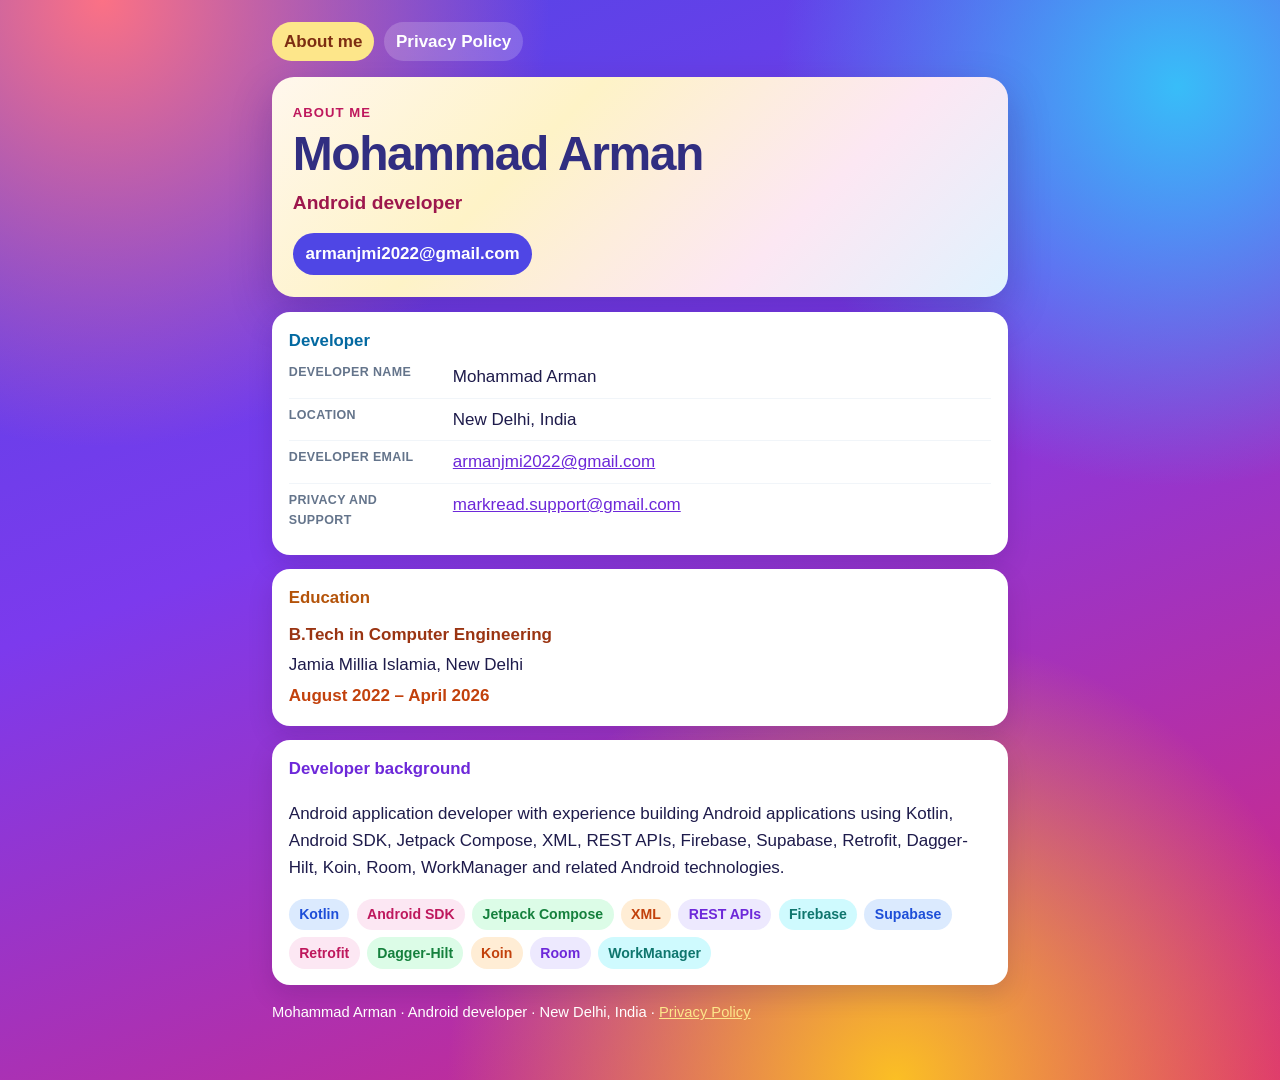
<file: about.html>
<!DOCTYPE html>
<html lang="en">
<head>
  <meta charset="utf-8">
  <meta name="viewport" content="width=device-width, initial-scale=1">
  <meta name="robots" content="index, follow">
  <title>About Me — Mohammad Arman</title>
  <meta name="description" content="About Mohammad Arman, Android developer in New Delhi, India.">
  <link rel="stylesheet" href="about.css">
</head>
<body>
  <main class="wrap">
    <nav class="topnav" aria-label="Site">
      <a href="about.html" aria-current="page">About me</a>
      <a href="index.html">Privacy Policy</a>
    </nav>

    <header class="hero">
      <p class="kicker">About me</p>
      <h1>Mohammad Arman</h1>
      <p class="role">Android developer</p>
      <a class="email" href="mailto:armanjmi2022@gmail.com">armanjmi2022@gmail.com</a>
    </header>

    <div class="grid">
      <section class="card identity">
        <h2>Developer</h2>
        <dl>
          <div class="row">
            <dt>Developer name</dt>
            <dd>Mohammad Arman</dd>
          </div>
          <div class="row">
            <dt>Location</dt>
            <dd>New Delhi, India</dd>
          </div>
          <div class="row">
            <dt>Developer email</dt>
            <dd><a href="mailto:armanjmi2022@gmail.com">armanjmi2022@gmail.com</a></dd>
          </div>
          <div class="row">
            <dt>Privacy and support</dt>
            <dd><a href="mailto:markread.support@gmail.com">markread.support@gmail.com</a></dd>
          </div>
        </dl>
      </section>

      <section class="card education">
        <h2>Education</h2>
        <p class="school">B.Tech in Computer Engineering</p>
        <p class="place">Jamia Millia Islamia, New Delhi</p>
        <p class="dates">August 2022 – April 2026</p>
      </section>

      <section class="card background">
        <h2>Developer background</h2>
        <p>Android application developer with experience building Android applications using Kotlin, Android SDK, Jetpack Compose, XML, REST APIs, Firebase, Supabase, Retrofit, Dagger-Hilt, Koin, Room, WorkManager and related Android technologies.</p>
        <ul class="chips" aria-label="Technologies">
          <li>Kotlin</li>
          <li>Android SDK</li>
          <li>Jetpack Compose</li>
          <li>XML</li>
          <li>REST APIs</li>
          <li>Firebase</li>
          <li>Supabase</li>
          <li>Retrofit</li>
          <li>Dagger-Hilt</li>
          <li>Koin</li>
          <li>Room</li>
          <li>WorkManager</li>
        </ul>
      </section>
    </div>

    <footer>
      <p>Mohammad Arman · Android developer · New Delhi, India · <a href="index.html">Privacy Policy</a></p>
    </footer>
  </main>
</body>
</html>
</file>
<file: style.css>
:root {
  color-scheme: light;
  --ink: #1c1917;
  --muted: #57534e;
  --line: #e7e5e4;
  --paper: #f7f6f3;
  --card: #ffffff;
  --accent: #1d4a38;
  --max: 44rem;
}

* {
  box-sizing: border-box;
}

html {
  scroll-behavior: smooth;
}

body {
  margin: 0;
  background: var(--paper);
  color: var(--ink);
  font-family: "Segoe UI", "Helvetica Neue", Helvetica, Arial, sans-serif;
  font-size: 1.0625rem;
  line-height: 1.65;
}

a {
  color: var(--accent);
}

a:hover {
  text-decoration-thickness: 2px;
}

.wrap {
  width: min(100% - 2rem, var(--max));
  margin: 0 auto;
  padding: 2.25rem 0 4rem;
}

header.site {
  margin-bottom: 1.75rem;
  padding-bottom: 1.15rem;
  border-bottom: 1px solid var(--line);
}

.eyebrow {
  margin: 0 0 0.35rem;
  color: var(--accent);
  font-size: 0.78rem;
  font-weight: 650;
  letter-spacing: 0.07em;
  text-transform: uppercase;
}

h1 {
  margin: 0 0 0.55rem;
  font-size: clamp(2rem, 6vw, 2.65rem);
  line-height: 1.12;
  letter-spacing: -0.03em;
}

.updated {
  margin: 0;
  color: var(--muted);
}

nav.toc {
  margin: 1.4rem 0 0.4rem;
  padding: 0.95rem 1.05rem 1rem;
  background: var(--card);
  border: 1px solid var(--line);
  border-radius: 12px;
}

nav.toc ol {
  margin: 0.35rem 0 0;
  padding-left: 1.2rem;
}

nav.toc li {
  margin: 0.18rem 0;
}

section {
  margin: 2.15rem 0;
}

h2 {
  margin: 0 0 0.7rem;
  font-size: 1.35rem;
  line-height: 1.3;
  letter-spacing: -0.02em;
}

h3 {
  margin: 0 0 0.35rem;
  font-size: 1.08rem;
}

p,
li {
  margin: 0.55rem 0;
}

ul,
ol {
  padding-left: 1.2rem;
}

.card {
  margin: 1rem 0;
  padding: 0.95rem 1rem 0.35rem;
  background: var(--card);
  border: 1px solid var(--line);
  border-radius: 12px;
}

dl {
  margin: 0.25rem 0 0.75rem;
}

dt {
  margin-top: 0.7rem;
  font-size: 0.76rem;
  font-weight: 700;
  letter-spacing: 0.04em;
  text-transform: uppercase;
  color: var(--muted);
}

dd {
  margin: 0.12rem 0 0;
}

footer {
  margin-top: 2.4rem;
  padding-top: 1rem;
  border-top: 1px solid var(--line);
  color: var(--muted);
  font-size: 0.95rem;
}

code {
  font-family: Consolas, "Courier New", monospace;
  font-size: 0.92em;
}

@media (max-width: 640px) {
  .wrap {
    width: min(100% - 1.4rem, var(--max));
    padding-top: 1.4rem;
  }

  body {
    font-size: 1rem;
  }

  nav.toc {
    padding-right: 0.75rem;
  }
}
</file>
<file: about.css>
:root {
  color-scheme: light;
  --ink: #1e1b4b;
  --muted: #4338ca;
  --card: #ffffff;
  --max: 46rem;
}

* {
  box-sizing: border-box;
}

body {
  margin: 0;
  min-height: 100vh;
  color: var(--ink);
  font-family: "Segoe UI", "Helvetica Neue", Helvetica, Arial, sans-serif;
  font-size: 1.0625rem;
  line-height: 1.6;
  background:
    radial-gradient(circle at 8% 0%, #fb7185 0, transparent 28%),
    radial-gradient(circle at 92% 8%, #38bdf8 0, transparent 26%),
    radial-gradient(circle at 70% 100%, #fbbf24 0, transparent 32%),
    linear-gradient(160deg, #4f46e5 0%, #7c3aed 42%, #db2777 100%);
}

a {
  color: #6d28d9;
}

.wrap {
  width: min(100% - 1.5rem, var(--max));
  margin: 0 auto;
  padding: 1.4rem 0 2.5rem;
}

.topnav {
  display: flex;
  flex-wrap: wrap;
  gap: 0.6rem;
  margin-bottom: 1rem;
}

.topnav a {
  color: #ffffff;
  text-decoration: none;
  font-weight: 650;
  padding: 0.35rem 0.75rem;
  border-radius: 999px;
  background: rgba(255, 255, 255, 0.18);
}

.topnav a[aria-current="page"] {
  background: #fde68a;
  color: #7c2d12;
}

.hero {
  padding: 1.6rem 1.3rem 1.4rem;
  border-radius: 22px;
  background: linear-gradient(135deg, #fff7ed 0%, #fef3c7 35%, #fce7f3 70%, #e0f2fe 100%);
  box-shadow: 0 16px 40px rgba(49, 10, 84, 0.25);
}

.kicker {
  margin: 0 0 0.3rem;
  color: #be185d;
  font-size: 0.82rem;
  font-weight: 750;
  letter-spacing: 0.08em;
  text-transform: uppercase;
}

h1 {
  margin: 0;
  font-size: clamp(2.1rem, 7vw, 3rem);
  line-height: 1.1;
  letter-spacing: -0.03em;
  color: #312e81;
}

.role {
  margin: 0.45rem 0 0;
  color: #9d174d;
  font-size: 1.2rem;
  font-weight: 700;
}

.email {
  display: inline-block;
  margin-top: 0.9rem;
  padding: 0.45rem 0.8rem;
  border-radius: 999px;
  background: #4f46e5;
  color: #ffffff;
  font-weight: 650;
  text-decoration: none;
}

.grid {
  display: grid;
  gap: 0.9rem;
  margin-top: 0.9rem;
}

.card {
  padding: 1rem 1.05rem 1.05rem;
  border-radius: 18px;
  background: var(--card);
  box-shadow: 0 10px 24px rgba(49, 10, 84, 0.16);
}

.card h2 {
  margin: 0 0 0.55rem;
  font-size: 1.05rem;
}

.identity h2 { color: #0369a1; }
.education h2 { color: #b45309; }
.background h2 { color: #6d28d9; }

dl {
  margin: 0;
}

.row {
  display: grid;
  grid-template-columns: 9.5rem 1fr;
  gap: 0.35rem 0.75rem;
  padding: 0.45rem 0;
  border-top: 1px solid #f1f5f9;
}

.row:first-of-type {
  border-top: 0;
  padding-top: 0;
}

dt {
  color: #64748b;
  font-size: 0.78rem;
  font-weight: 750;
  letter-spacing: 0.03em;
  text-transform: uppercase;
}

dd {
  margin: 0;
}

.school {
  margin: 0;
  font-weight: 750;
  color: #9a3412;
}

.place,
.dates {
  margin: 0.2rem 0 0;
}

.dates {
  color: #c2410c;
  font-weight: 650;
}

.chips {
  display: flex;
  flex-wrap: wrap;
  gap: 0.45rem;
  margin: 0.85rem 0 0;
  padding: 0;
  list-style: none;
}

.chips li {
  padding: 0.28rem 0.65rem;
  border-radius: 999px;
  font-size: 0.88rem;
  font-weight: 700;
}

.chips li:nth-child(6n + 1) { background: #dbeafe; color: #1d4ed8; }
.chips li:nth-child(6n + 2) { background: #fce7f3; color: #be185d; }
.chips li:nth-child(6n + 3) { background: #dcfce7; color: #15803d; }
.chips li:nth-child(6n + 4) { background: #ffedd5; color: #c2410c; }
.chips li:nth-child(6n + 5) { background: #ede9fe; color: #6d28d9; }
.chips li:nth-child(6n) { background: #cffafe; color: #0f766e; }

footer {
  margin-top: 1rem;
  color: #ffffff;
  font-size: 0.92rem;
}

footer a {
  color: #fde68a;
}

@media (max-width: 640px) {
  .row {
    grid-template-columns: 1fr;
    gap: 0.1rem;
  }

  .hero,
  .card {
    padding-left: 0.95rem;
    padding-right: 0.95rem;
  }
}
</file>
